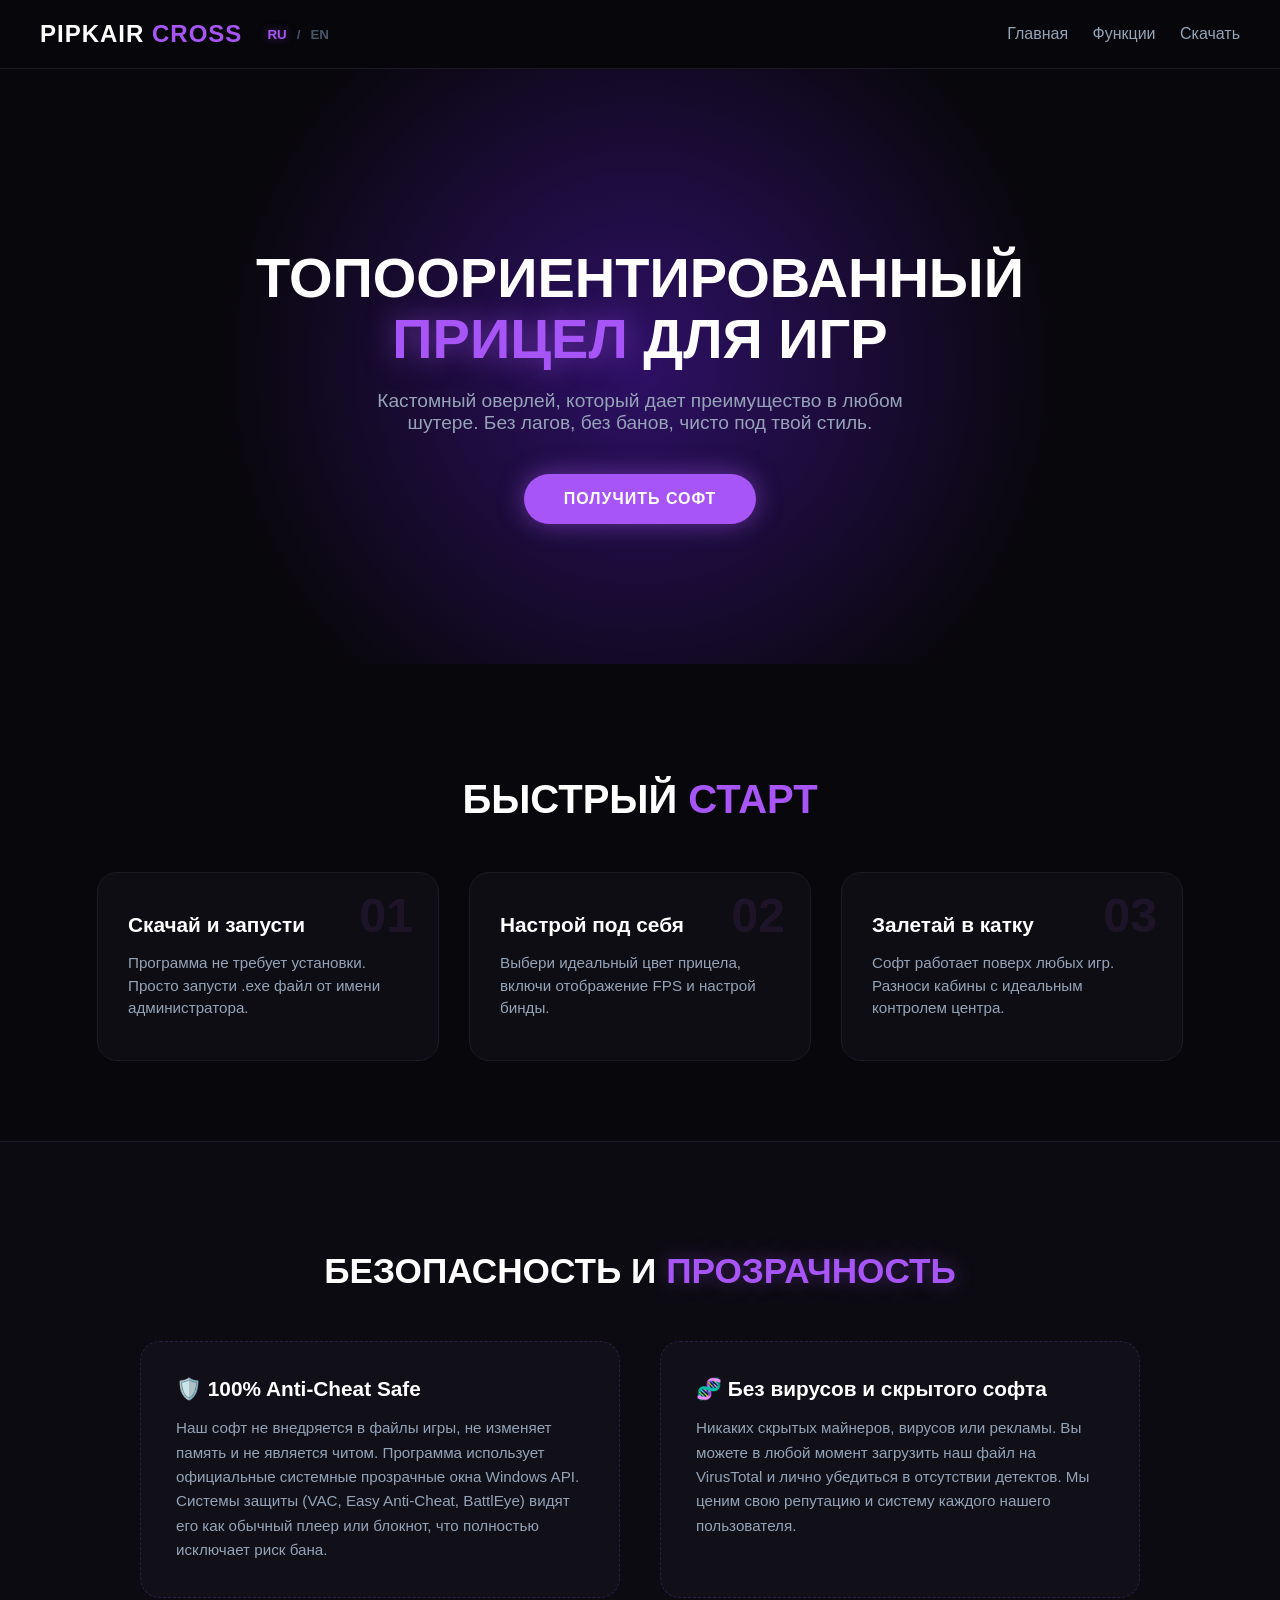
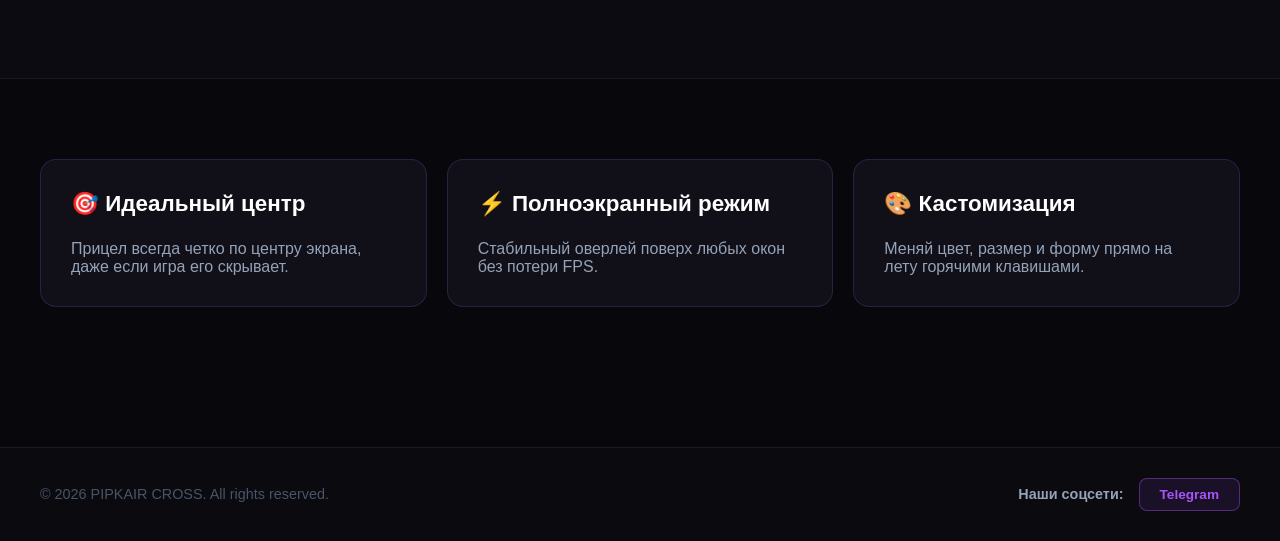
<file: index.html>
<!DOCTYPE html>
<html lang="ru">
<head>
    <meta charset="UTF-8">
    <meta name="viewport" content="width=device-width, initial-scale=1.0">
    <title>PIPKAIR CROSSHAIR — Лучший прицел для шутеров</title>
    
    <!-- КЛЮЧЕВЫЕ ТЕГИ ДЛЯ ПОИСКОВИКОВ (SEO) -->
    <meta name="description" content="PIPKAIR CROSS — бесплатный смарт-оверлей прицела и счетчика FPS для шутеров. Безопасно для античитов, кастомизация, 0% нагрузки на систему.">
    <meta name="keywords" content="pipkair, pipkair cross, pipkair crosshair, прицел для шутеров, кастомный прицел, оверлей фпс, crosshair overlay, counter strike, rust, valorant софт">
    <meta name="author" content="Pipkair">
    <meta name="google-site-verification" content="dZluh6mMvFNJ9M2quG6Bzby_pWfAcPAMook1SgNdklw" />

    <link rel="stylesheet" href="style.css">
</head>
<body>

    <!-- Навигация (Шапка сайта) -->
    <nav class="navbar">
        <div class="nav-left">
            <div class="logo">PIPKAIR <span>CROSS</span></div>
            <div class="lang-switch">
                <button id="lang-ru" class="lang-btn active">RU</button>
                <span>/</span>
                <button id="lang-en" class="lang-btn">EN</button>
            </div>
        </div>
        <div class="nav-links">
            <a href="index.html" data-translate="nav-main">Главная</a>
            <a href="functions.html" data-translate="nav-features">Функции</a>
            <a href="download.html" data-translate="nav-download">Скачать</a>
        </div>
    </nav>

    <!-- Главный экран -->
    <header class="hero">
        <h1 data-translate="hero-title">ТОПООРИЕНТИРОВАННЫЙ <br><span>ПРИЦЕЛ</span> ДЛЯ ИГР</h1>
        <p data-translate="hero-subtitle">Кастомный оверлей, который дает преимущество в любом шутере. Без лагов, без банов, чисто под твой стиль.</p>
        <a href="download.html" class="download-btn" data-translate="hero-btn">ПОЛУЧИТЬ СОФТ</a>
    </header>

    <!-- Секция: Быстрый старт -->
    <section class="how-it-works">
        <h2 data-translate="how-title">БЫСТРЫЙ <span>СТАРТ</span></h2>
        <div class="steps-container">
            <div class="step-card">
                <div class="step-num">01</div>
                <h4 data-translate="step1-title">Скачай и запусти</h4>
                <p data-translate="step1-desc">Программа не требует установки. Просто запусти .exe файл от имени администратора.</p>
            </div>
            <div class="step-card">
                <div class="step-num">02</div>
                <h4 data-translate="step2-title">Настрой под себя</h4>
                <p data-translate="step2-desc">Выбери идеальный цвет прицела, включи отображение FPS и настрой бинды.</p>
            </div>
            <div class="step-card">
                <div class="step-num">03</div>
                <h4 data-translate="step3-title">Залетай в катку</h4>
                <p data-translate="step3-desc">Софт работает поверх любых игр. Разноси кабины с идеальным контролем центра.</p>
            </div>
        </div>
    </section>

    <!-- НОВАЯ БОЛЬШАЯ ИНФОРМАЦИОННАЯ СЕКЦИЯ (Убирает подозрения) -->
    <section class="trust-info">
        <div class="trust-container">
            <h2 data-translate="trust-title">БЕЗОПАСНОСТЬ И <span>ПРОЗРАЧНОСТЬ</span></h2>
            <div class="trust-grid">
                <div class="trust-box">
                    <h4 data-translate="t1-title">🛡️ 100% Anti-Cheat Safe</h4>
                    <p data-translate="t1-desc">Наш софт не внедряется в файлы игры, не изменяет память и не является читом. Программа использует официальные системные прозрачные окна Windows API. Системы защиты (VAC, Easy Anti-Cheat, BattlEye) видят его как обычный плеер или блокнот, что полностью исключает риск бана.</p>
                </div>
                <div class="trust-box">
                    <h4 data-translate="t2-title">🧬 Без вирусов и скрытого софта</h4>
                    <p data-translate="t2-desc">Никаких скрытых майнеров, вирусов или рекламы. Вы можете в любой момент загрузить наш файл на VirusTotal и лично убедиться в отсутствии детектов. Мы ценим свою репутацию и систему каждого нашего пользователя.</p>
                </div>
            </div>
        </div>
    </section>

    <!-- Карточки в стиле Бенто -->
    <section class="features">
        <div class="bento-grid">
            <div class="bento-card">
                <h3 data-translate="card1-title">🎯 Идеальный центр</h3>
                <p data-translate="card1-desc">Прицел всегда четко по центру экрана, даже если игра его скрывает.</p>
            </div>
            <div class="bento-card">
                <h3 data-translate="card2-title">⚡ Полноэкранный режим</h3>
                <p data-translate="card2-desc">Стабильный оверлей поверх любых окон без потери FPS.</p>
            </div>
            <div class="bento-card">
                <h3 data-translate="card3-title">🎨 Кастомизация</h3>
                <p data-translate="card3-desc">Меняй цвет, размер и форму прямо на лету горячими клавишами.</p>
            </div>
        </div>
    </section>

    <!-- Подвал сайта -->
    <footer class="site-footer">
        <div class="footer-container">
            <div class="footer-left">
                <p>© 2026 PIPKAIR CROSS. All rights reserved.</p>
            </div>
            <div class="footer-right">
                <span data-translate="footer-social">Наши соцсети:</span>
                <a href="https://t.me/pipkair" target="_blank" class="footer-tg-btn">Telegram</a>
            </div>
        </div>
    </footer>

        <script>
        const translations = {
            ru: {
                "nav-main": "Главная", 
                "nav-features": "Функции", 
                "nav-download": "Скачать",
                "hero-title": "ТОПООРИЕНТИРОВАННЫЙ <br><span>ПРИЦЕЛ</span> ДЛЯ ИГР",
                "hero-subtitle": "Кастомный оверлей, который дает преимущество в любом шутере. Без лагов, без банов, чисто под твой стиль.",
                "hero-btn": "ПОЛУЧИТЬ СОФТ",
                "how-title": "БЫСТРЫЙ <span>СТАРТ</span>",
                "step1-title": "Скачай и запусти", 
                "step1-desc": "Программа не требует установки. Просто запусти .exe файл от имени администратора.",
                "step2-title": "Настрой под себя", 
                "step2-desc": "Выбери идеальный цвет прицела, включи отображение FPS и настрой бинды.",
                "step3-title": "Залетай в катку", 
                "step3-desc": "Софт работает поверх любых игр. Разноси кабины с идеальным контролем центра.",
                "trust-title": "БЕЗОПАСНОСТЬ И <span>ПРОЗРАЧНОСТЬ</span>",
                "t1-title": "🛡️ 100% Anti-Cheat Safe", 
                "t1-desc": "Наш софт не внедряется в файлы игры, не изменяет память и не является читом. Программа использует официальные системные прозрачные окна Windows API. Системы защиты (VAC, Easy Anti-Cheat, BattlEye) видят его как обычный плеер или блокнот, что полностью исключает риск бана.",
                "t2-title": "🧬 Без вирусов и скрытого софта", 
                "t2-desc": "Никаких скрытых майнеров, вирусов или рекламы. Вы можете в любой момент загрузить наш файл на VirusTotal и лично убедиться в отсутствии детектов. Мы ценим свою репутацию и систему каждого нашего пользователя.",
                "card1-title": "🎯 Идеальный центр", 
                "card1-desc": "Прицел всегда четко по центру экрана, даже если игра его скрывает.",
                "card2-title": "⚡ Полноэкранный режим", 
                "card2-desc": "Стабильный оверлей поверх любых окон без потери FPS.",
                "card3-title": "🎨 Кастомизация", 
                "card3-desc": "Меняй цвет, размер и форму прямо на лету горячими клавишами.",
                "footer-social": "Наши соцсети:"
            },
            en: {
                "nav-main": "Home", 
                "nav-features": "Features", 
                "nav-download": "Download",
                "hero-title": "TOP-TIER <br><span>CROSSHAIR</span> FOR GAMES",
                "hero-subtitle": "Custom overlay that gives you an edge in any shooter. No lags, no bans, tailored exactly to your style.",
                "hero-btn": "GET SOFTWARE",
                "how-title": "QUICK <span>START</span>",
                "step1-title": "Download & Run", 
                "step1-desc": "The program requires no installation. Just run the .exe file as administrator.",
                "step2-title": "Customize It", 
                "step2-desc": "Choose your perfect crosshair color, enable FPS counter, and set up your hotkeys.",
                "step3-title": "Enter the Game", 
                "step3-desc": "The software works on top of any game. Dominate with absolute center control.",
                "trust-title": "SECURITY & <span>TRANSPARENCY</span>",
                "t1-title": "🛡️ 100% Anti-Cheat Safe", 
                "t1-desc": "Our software does not inject into game files, alter memory, or act as a cheat. The program uses official Windows API transparent windows. Anti-cheat systems (VAC, Easy Anti-Cheat, BattlEye) see it as a regular player or notepad, completely eliminating any ban risks.",
                "t2-title": "🧬 No Viruses or Malware", 
                "t2-desc": "No hidden miners, viruses, or ads. You can upload our file to VirusTotal at any time to verify zero detections. We value our reputation and the security of our users' systems.",
                "card1-title": "🎯 Perfect Center", 
                "card1-desc": "The crosshair is always perfectly centered, even if the game hides it.",
                "card2-title": "⚡ Fullscreen Mode", 
                "card2-desc": "Stable overlay on top of any window with zero FPS loss.",
                "card3-title": "🎨 Customization", 
                "card3-desc": "Change color, size, and shape on the fly using hotkeys.",
                "footer-social": "Our socials:"
            }
        };

        const btnRu = document.getElementById('lang-ru');
        const btnEn = document.getElementById('lang-en');

        function setLanguage(lang) {
            document.querySelectorAll('[data-translate]').forEach(el => {
                const key = el.getAttribute('data-translate');
                if (translations[lang] && translations[lang][key]) { 
                    el.innerHTML = translations[lang][key]; 
                }
            });
            document.title = lang === 'ru' ? 'PIPKAIR CROSSHAIR — Лучший прицел для шутеров' : 'PIPKAIR CROSSHAIR — Best Crosshair Overlay';
        }

        if (btnRu && btnEn) {
            btnRu.addEventListener('click', () => { 
                btnRu.classList.add('active'); 
                btnEn.classList.remove('active'); 
                setLanguage('ru'); 
            });
            btnEn.addEventListener('click', () => { 
                btnEn.classList.add('active'); 
                btnRu.classList.remove('active'); 
                setLanguage('en'); 
            });
        }
    </script>
</file>
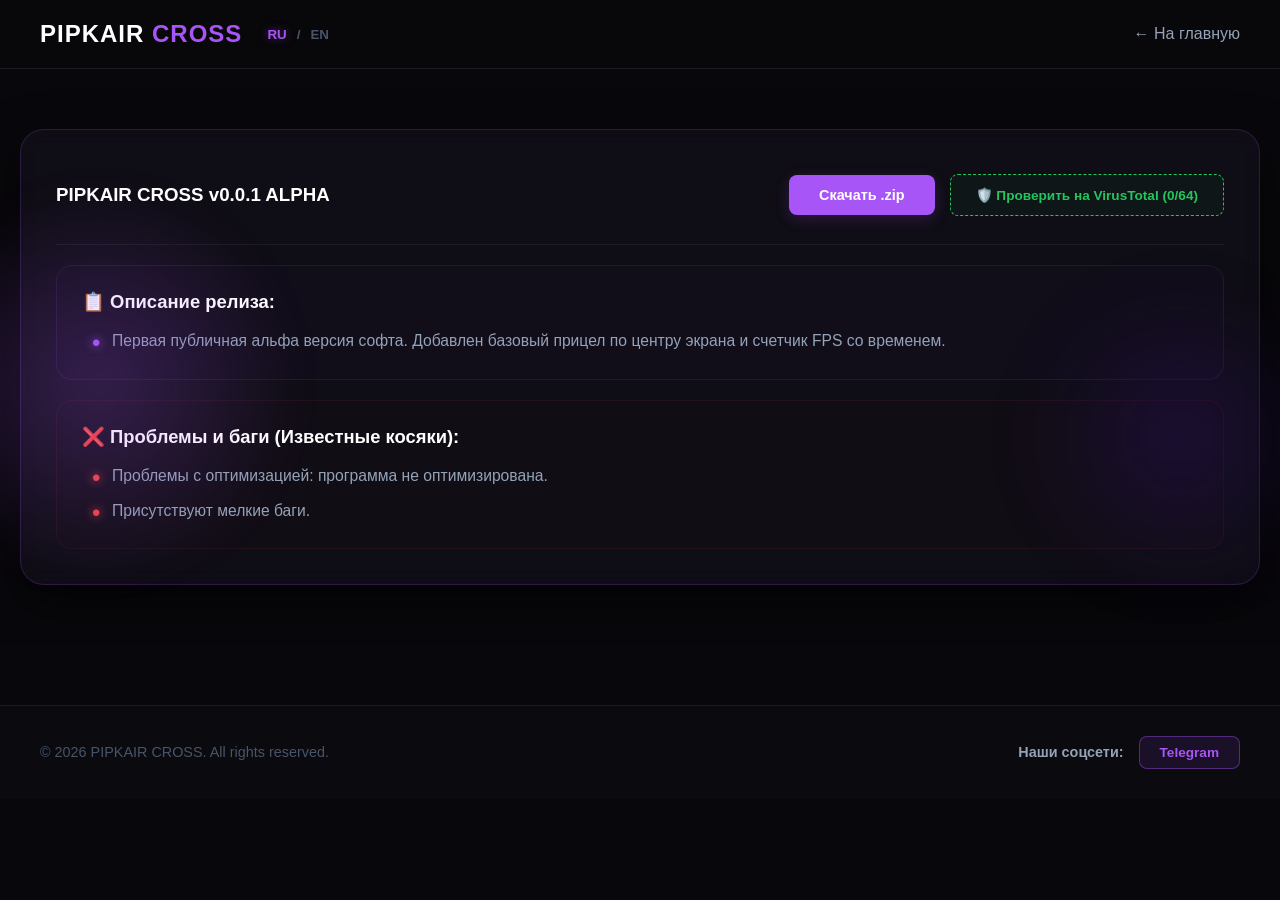
<file: download.html>
<!DOCTYPE html>
<html lang="ru">
<head>
    <meta charset="UTF-8">
    <meta name="viewport" content="width=device-width, initial-scale=1.0">
    <title>Скачать PIPKAIR CROSS</title>
    <link rel="stylesheet" href="style.css">
</head>
<body>

    <!-- Шапка -->
    <nav class="navbar">
        <div class="nav-left">
            <div class="logo">PIPKAIR <span>CROSS</span></div>
            <div class="lang-switch">
                <button id="lang-ru" class="lang-btn active">RU</button>
                <span>/</span>
                <button id="lang-en" class="lang-btn">EN</button>
            </div>
        </div>
        <div class="nav-links">
            <a href="index.html" data-translate="nav-back">← На главную</a>
        </div>
    </nav>

        <!-- Блок скачивания с идеальной центровкой -->
    <section class="download-section">
                    <div class="versions-list">
                <!-- ТВОЯ ЕДИНСТВЕННАЯ ВЕРСИЯ V0.0.1 С НЕОНОВЫМИ ПЛАШКАМИ -->
                <div class="version-card latest">
                    
                    <!-- Верхняя главная панель -->
                    <div class="version-header">
                        <h3>PIPKAIR CROSS <span>v0.0.1 ALPHA</span></h3>
                        <div class="version-actions">
                            <a href="https://github.com/Pipka04/pipkeir/releases/download/v0.0.1/Pipkair_officialReliz.zip" class="v-download-btn" data-translate="dl-now">Скачать .zip</a>
                            <a href="https://www.virustotal.com/gui/file/ab6d39a7f9d7e08a88766c8b50f7f123a8ba24629485a769ffe6e9e5045e0f28?nocache=1" target="_blank" class="vt-btn" data-translate="vt-btn">🛡️ Проверить на VirusTotal (0/64)</a>

                        </div>
                    </div>
                    
                    <div class="version-body">
                        <!-- Фиолетовая плашка: Описание релиза -->
                        <div class="info-plate release-plate">
                            <h5 data-translate="v01-features">📋 Описание релиза:</h5>
                            <ul>
                                <li data-translate="v01-f1">Первая публичная альфа версия софта. Добавлен базовый прицел по центру экрана и счетчик FPS со временем.</li>
                            </ul>
                        </div>

                        <!-- Красная плашка: Баги -->
                        <div class="info-plate bug-plate">
                            <h5 class="critical-bug" data-translate="v01-bugs">❌ Проблемы и баги (Известные косяки):</h5>
                            <ul>
                                <li data-translate="v01-b1">Проблемы с оптимизацией: программа не оптимизирована.</li>
                                <li data-translate="v01-b2">Присутствуют мелкие баги.</li>
                            </ul>
                        </div>
                    </div>

                </div>
            </div>

    </section>

    <!-- Подвал -->
    <footer class="site-footer">
        <div class="footer-container">
            <div class="footer-left">
                <p>© 2026 PIPKAIR CROSS. All rights reserved.</p>
            </div>
            <div class="footer-right">
                <span data-translate="footer-social">Наши соцсети:</span>
                <a href="https://t.me/pipkair" target="_blank" class="footer-tg-btn">Telegram</a>
            </div>
        </div>
    </footer>

    <script>
        const translations = {
            ru: {
                "nav-back": "← На главную",
                "dl-title": "СКАЧАТЬ <span>PIPKAIR CROSS</span>",
                "dl-now": "Скачать .zip",
                "v01-features": "📋 Описание релиза:",
                "v01-f1": "Первая публичная альфа версия софта. Добавлен базовый прицел по центру экрана и счетчик FPS со временем.",
                "v01-bugs": "❌ Проблемы и баги (Известные косяки):",
                "v01-b1": "Проблемы с оптимизацией: программа не оптимизирована.",
                "v01-b2": "Присутствуют мелкие баги.",
                "footer-social": "Наши соцсети:",
                "vt-btn": "🛡️ Проверить на VirusTotal (0/64)"
            },
            en: {
                "nav-back": "← Back Home",
                "dl-title": "DOWNLOAD <span>PIPKAIR CROSS</span>",
                "dl-now": "Download .zip",
                "v01-features": "📋 Release description:",
                "v01-f1": "First public alpha version. Added basic center crosshair, FPS counter, and clock overlay.",
                "v01-bugs": "❌ Known Bugs & Issues:",
                "v01-b1": "Optimization issues: the program is not optimized yet.",
                "v01-b2": "Minor bugs are present.",
                "footer-social": "Our socials:",
                "vt-btn": "🛡️ Check on VirusTotal (0/64)"
            }
        };

        const btnRu = document.getElementById('lang-ru');
        const btnEn = document.getElementById('lang-en');

        function setLanguage(lang) {
            document.querySelectorAll('[data-translate]').forEach(el => {
                const key = el.getAttribute('data-translate');
                if (translations[lang] && translations[lang][key]) { el.innerHTML = translations[lang][key]; }
            });
            document.title = lang === 'ru' ? 'Скачать PIPKAIR CROSS' : 'Download PIPKAIR CROSS';
        }

        if (btnRu && btnEn) {
            btnRu.addEventListener('click', () => { btnRu.classList.add('active'); btnEn.classList.remove('active'); setLanguage('ru'); });
            btnEn.addEventListener('click', () => { btnEn.classList.add('active'); btnRu.classList.remove('active'); setLanguage('en'); });
        }
    </script>
</body>
</html>
</file>
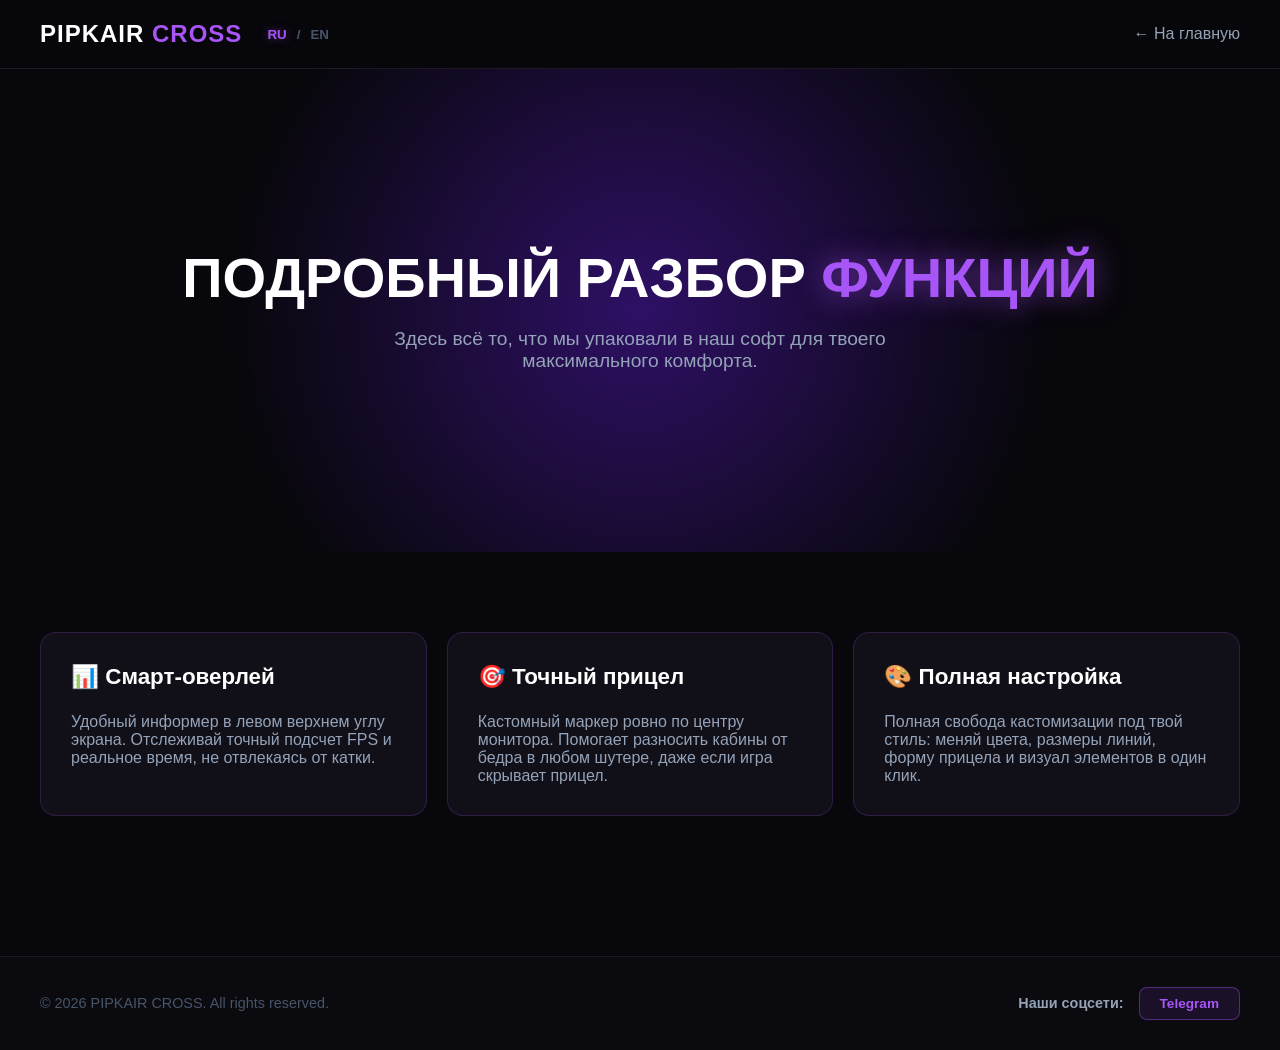
<file: functions.html>
<!DOCTYPE html>
<html lang="ru">
<head>
    <meta charset="UTF-8">
    <meta name="viewport" content="width=device-width, initial-scale=1.0">
    <title>Функции PIPKAIR CROSS</title>
    <meta name="description" content="Подробное описание функций игрового оверлея PIPKAIR CROSS.">
    <link rel="stylesheet" href="style.css">
</head>
<body>

    <!-- Шапка -->
    <nav class="navbar">
        <div class="nav-left">
            <div class="logo">PIPKAIR <span>CROSS</span></div>
            <div class="lang-switch">
                <button id="lang-ru" class="lang-btn active">RU</button>
                <span>/</span>
                <button id="lang-en" class="lang-btn">EN</button>
            </div>
        </div>
        <div class="nav-links">
            <a href="index.html" data-translate="nav-back">← На главную</a>
        </div>
    </nav>

    <!-- Блок с подробным разбором -->
    <header class="hero">
        <h1 data-translate="func-title">ПОДРОБНЫЙ РАЗБОР <span>ФУНКЦИЙ</span></h1>
        <p data-translate="func-subtitle">Здесь всё то, что мы упаковали в наш софт для твоего максимального комфорта.</p>
    </header>

    <section class="features">
        <div class="bento-grid">
            <div class="bento-card">
                <h3 data-translate="f-card1-title">📊 Смарт-оверлей</h3>
                <p data-translate="f-card1-desc">Удобный информер в левом верхнем углу экрана. Отслеживай точный подсчет FPS и реальное время, не отвлекаясь от катки.</p>
            </div>
            <div class="bento-card">
                <h3 data-translate="f-card2-title">🎯 Точный прицел</h3>
                <p data-translate="f-card2-desc">Кастомный маркер ровно по центру монитора. Помогает разносить кабины от бедра в любом шутере, даже если игра скрывает прицел.</p>
            </div>
            <div class="bento-card">
                <h3 data-translate="f-card3-title">🎨 Полная настройка</h3>
                <p data-translate="f-card3-desc">Полная свобода кастомизации под твой стиль: меняй цвета, размеры линий, форму прицела и визуал элементов в один клик.</p>
            </div>
        </div>
    </section>

    <!-- Подвал сайта -->
    <footer class="site-footer">
        <div class="footer-container">
            <div class="footer-left">
                <p>© 2026 PIPKAIR CROSS. All rights reserved.</p>
            </div>
            <div class="footer-right">
                <span data-translate="footer-social">Наши соцсети:</span>
                <a href="https://t.me/pipkair" target="_blank" class="footer-tg-btn">Telegram</a>
            </div>
        </div>
    </footer>

    <script>
        const translations = {
            ru: {
                "nav-back": "← На главную",
                "func-title": "ПОДРОБНЫЙ РАЗБОР <span>ФУНКЦИЙ</span>",
                "func-subtitle": "Здесь всё то, что мы упаковали в наш софт для твоего максимального комфорта.",
                "f-card1-title": "📊 Смарт-оверлей", "f-card1-desc": "Удобный информер в левом верхнем углу экрана. Отслеживай точный подсчет FPS и реальное время, не отвлекаясь от катки.",
                "f-card2-title": "🎯 Точный прицел", "f-card2-desc": "Кастомный маркер ровно по центру монитора. Помогает разносить кабины от бедра в любом шутере, даже если игра скрывает прицел.",
                "f-card3-title": "🎨 Полная настройка", "f-card3-desc": "Полная свобода кастомизации под твой стиль: меняй цвета, размеры шрифтов, форму прицела и прозрачность элементов в один клик.",
                "footer-social": "Наши соцсети:"
            },
            en: {
                "nav-back": "← Back Home",
                "func-title": "DETAILED <span>FEATURES</span> OVERVIEW",
                "func-subtitle": "Here is everything we packed into our software for your maximum comfort.",
                "f-card1-title": "📊 Smart Overlay", "f-card1-desc": "Convenient informer in the top left corner. Track exact FPS and real time without distracting from the match.",
                "f-card2-title": "🎯 Precision Crosshair", "f-card2-desc": "Custom marker exactly in the center of your screen. Helps you land hip-fire shots even if the game hides crosshairs.",
                "f-card3-title": "🎨 Full Customization", "f-card3-desc": "Complete freedom to match your style: change colors, font sizes, crosshair shapes, and element transparency in one click.",
                "footer-social": "Our socials:"
            }
        };

        const btnRu = document.getElementById('lang-ru');
        const btnEn = document.getElementById('lang-en');

        function setLanguage(lang) {
            document.querySelectorAll('[data-translate]').forEach(el => {
                const key = el.getAttribute('data-translate');
                if (translations[lang] && translations[lang][key]) { el.innerHTML = translations[lang][key]; }
            });
        }

        if (btnRu && btnEn) {
            btnRu.addEventListener('click', () => { btnRu.classList.add('active'); btnEn.classList.remove('active'); setLanguage('ru'); });
            btnEn.addEventListener('click', () => { btnEn.classList.add('active'); btnRu.classList.remove('active'); setLanguage('en'); });
        }
    </script>
</body>
</html>
</file>
<file: style.css>
/* --- Тот самый красивый неоновый скроллбар --- */
/* Дорожка прокрутки */
::-webkit-scrollbar {
    width: 10px;
    background-color: #08070b;
}
/* Ползунок */
::-webkit-scrollbar-thumb {
    background: #a855f7;
    border-radius: 10px;
    border: 2px solid #08070b;
}
/* Ползунок при наведении мыши */
::-webkit-scrollbar-thumb:hover {
    background: #c084fc;
    box-shadow: 0 0 15px #a855f7;
}

/* Общие настройки */
body {
    margin: 0;
    padding: 0;
    background-color: #08070b;
    color: #fff;
    font-family: 'Segoe UI', Roboto, sans-serif;
    scroll-behavior: smooth;
}

/* Шапка сайта */
.navbar {
    display: flex;
    justify-content: space-between;
    align-items: center;
    padding: 20px 40px;
    background: rgba(8, 7, 11, 0.9);
    border-bottom: 1px solid #1c1a24;
    position: sticky;
    top: 0;
    z-index: 100;
}

.nav-left {
    display: flex;
    align-items: center;
    gap: 20px;
}

.logo {
    font-weight: 900;
    font-size: 1.5rem;
    letter-spacing: 1px;
}

.logo span {
    color: #a855f7;
}

/* Кнопки переключения языка */
.lang-switch {
    display: flex;
    align-items: center;
    gap: 5px;
    color: #475569;
    font-size: 0.85rem;
    font-weight: 600;
}

.lang-btn {
    background: none;
    border: none;
    color: #475569;
    cursor: pointer;
    font-weight: 700;
    padding: 2px 5px;
    transition: 0.3s;
}

.lang-btn:hover { color: #94a3b8; }
.lang-btn.active {
    color: #a855f7;
    text-shadow: 0 0 10px rgba(168, 85, 247, 0.5);
}

.nav-links a {
    color: #94a3b8;
    text-decoration: none;
    margin-left: 20px;
    font-weight: 500;
    transition: 0.3s;
}

.nav-links a:hover { color: #a855f7; }

/* Главный экран */
.hero {
    text-align: center;
    padding: 140px 20px;
    background: radial-gradient(circle at center, #2e1065 0%, #08070b 60%);
}

.hero h1 {
    font-size: 3.5rem;
    font-weight: 900;
    line-height: 1.1;
    margin-bottom: 20px;
}

.hero h1 span {
    color: #a855f7;
    text-shadow: 0 0 30px rgba(168, 85, 247, 0.6);
}

.hero p {
    color: #94a3b8;
    max-width: 600px;
    margin: 0 auto 40px auto;
    font-size: 1.2rem;
}

.download-btn {
    display: inline-block;
    background: #a855f7;
    color: #fff;
    padding: 16px 40px;
    border-radius: 50px;
    text-decoration: none;
    font-weight: 700;
    letter-spacing: 1px;
    box-shadow: 0 0 25px rgba(168, 85, 247, 0.5);
    transition: 0.3s;
}

.download-btn:hover {
    transform: scale(1.05);
    background: #c084fc;
    box-shadow: 0 0 45px rgba(168, 85, 247, 0.9);
}

/* Секция: Быстрый старт */
.how-it-works {
    padding: 80px 40px;
    max-width: 1200px;
    margin: 0 auto;
    text-align: center;
}

.how-it-works h2 {
    font-size: 2.5rem;
    font-weight: 900;
    margin-bottom: 50px;
}

.how-it-works h2 span {
    color: #a855f7;
}

.steps-container {
    display: flex;
    flex-wrap: wrap;
    gap: 30px;
    justify-content: center;
}

.step-card {
    background: #0f0d14;
    border: 1px solid #1c1a24;
    padding: 40px 30px;
    border-radius: 20px;
    width: 280px;
    text-align: left;
    position: relative;
    transition: 0.3s;
}

.step-card:hover {
    border-color: rgba(168, 85, 247, 0.4);
    transform: translateY(-5px);
}

.step-num {
    font-size: 3rem;
    font-weight: 900;
    color: rgba(168, 85, 247, 0.1);
    position: absolute;
    top: 15px;
    right: 25px;
}

.step-card h4 {
    margin: 0 0 15px 0;
    font-size: 1.3rem;
    color: #fff;
}

.step-card p {
    color: #94a3b8;
    font-size: 0.95rem;
    margin: 0;
    line-height: 1.5;
}

/* Сетка карточек функций */
.features {
    padding: 80px 40px;
    max-width: 1200px;
    margin: 0 auto 50px auto;
}

.bento-grid {
    display: grid;
    grid-template-columns: repeat(auto-fit, minmax(300px, 1fr));
    gap: 20px;
}

.bento-card {
    background: #110f18;
    border: 1px solid rgba(168, 85, 247, 0.2);
    padding: 30px;
    border-radius: 16px;
    transition: 0.3s;
}

.bento-card h3 { margin-top: 0; font-size: 1.4rem; }
.bento-card p { color: #94a3b8; margin-bottom: 0; }
.bento-card:hover { border-color: #a855f7; transform: translateY(-5px); }

/* --- Стильный подвал (Footer) --- */
.site-footer {
    background-color: #0b0a0f; /* Чуть темнее основного фона для контраста */
    border-top: 1px solid #1c1a24;
    padding: 30px 40px;
    margin-top: 60px;
}

.footer-container {
    max-width: 1200px;
    margin: 0 auto;
    display: flex;
    justify-content: space-between;
    align-items: center;
    flex-wrap: wrap;
    gap: 20px;
}

.footer-left p {
    margin: 0;
    color: #475569;
    font-size: 0.9rem;
    font-weight: 500;
}

.footer-right {
    display: flex;
    align-items: center;
    gap: 15px;
}

.footer-right span {
    color: #94a3b8;
    font-size: 0.9rem;
    font-weight: 600;
}

.footer-tg-btn {
    display: inline-block;
    background: rgba(168, 85, 247, 0.1);
    border: 1px solid rgba(168, 85, 247, 0.4);
    color: #a855f7;
    text-decoration: none;
    padding: 8px 20px;
    border-radius: 8px;
    font-size: 0.85rem;
    font-weight: 700;
    transition: 0.3s ease;
}

/* Эффект при наведении на кнопку ТГ в подвале */
.footer-tg-btn:hover {
    background: #a855f7;
    color: #fff;
    box-shadow: 0 0 20px rgba(168, 85, 247, 0.6);
    transform: translateY(-2px);
}
 /* Секция: Безопасность и прозрачность (Блок доверия) */
.trust-info {
    background-color: #0c0b12;
    border-top: 1px solid #1c1a24;
    border-bottom: 1px solid #1c1a24;
    padding: 80px 40px;
}

.trust-container {
    max-width: 1000px;
    margin: 0 auto;
    text-align: center;
}

.trust-info h2 {
    font-size: 2.2rem;
    font-weight: 900;
    margin-bottom: 50px;
}

.trust-info h2 span {
    color: #a855f7;
    text-shadow: 0 0 20px rgba(168, 85, 247, 0.4);
}

.trust-grid {
    display: flex;
    flex-wrap: wrap;
    gap: 40px;
    text-align: left;
    justify-content: center;
}

.trust-box {
    flex: 1;
    min-width: 280px;
    background: #110f18;
    padding: 35px;
    border-radius: 20px;
    border: 1px dashed rgba(168, 85, 247, 0.2); /* Стильная пунктирная рамка */
}

.trust-box h4 {
    margin: 0 0 15px 0;
    font-size: 1.3rem;
    color: #fff;
}

.trust-box p {
    color: #94a3b8;
    font-size: 0.95rem;
    line-height: 1.6;
    margin: 0;
}
 /* --- Исправление выравнивания кнопок в релизе --- */
.version-header {
    display: flex;
    justify-content: space-between;
    align-items: center;
    border-bottom: 1px solid #1c1a24;
    padding-bottom: 20px;
    margin-bottom: 20px;
    flex-wrap: wrap;
    gap: 15px;
}

/* Специальный контейнер, чтобы кнопки выстраивались в красивый ровный ряд */
.version-actions {
    display: flex;
    align-items: center;
    gap: 15px;
    flex-wrap: wrap;
}

.v-download-btn {
    display: inline-block;
    background: #a855f7;
    color: #fff;
    text-decoration: none;
    padding: 12px 30px;
    border-radius: 8px;
    font-weight: 700;
    font-size: 0.9rem;
    transition: 0.3s ease;
    box-shadow: 0 4px 15px rgba(168, 85, 247, 0.2);
}

.v-download-btn:hover {
    background: #c084fc;
    box-shadow: 0 0 25px rgba(168, 85, 247, 0.6);
    transform: translateY(-2px);
}

/* Кнопка VirusTotal теперь аккуратно встанет рядом без лишних верхних отступов */
.vt-btn {
    display: inline-block;
    background: rgba(34, 197, 94, 0.05);
    border: 1px dashed #22c55e;
    color: #22c55e;
    text-decoration: none;
    padding: 12px 25px;
    border-radius: 8px;
    font-weight: 700;
    font-size: 0.85rem;
    transition: 0.3s ease;
}

.vt-btn:hover {
    background: #22c55e;
    color: #fff;
    box-shadow: 0 0 25px rgba(34, 197, 94, 0.6);
    transform: translateY(-2px);
}
/* Дополнительные стили для идеальной центровки страницы скачивания */
.download-section .container {
    max-width: 900px; /* Ограничиваем ширину, чтобы карточка выглядела аккуратно */
    margin: 0 auto;
}

.download-section h1 {
    text-align: center;
    font-size: 2.8rem;
    font-weight: 900;
    margin-bottom: 40px;
    margin-top: 40px;
}

.download-section h1 span {
    color: #a855f7;
    text-shadow: 0 0 30px rgba(168, 85, 247, 0.5);
}

/* Плавная крутая анимация появления карточки при загрузке страницы */
.version-card.latest {
    animation: fadeInCard 0.8s ease-out forwards;
}

@keyframes fadeInCard {
    from {
        opacity: 0;
        transform: translateY(20px);
    }
    to {
        opacity: 1;
        transform: translateY(0);
    }
}
/* --- Финальный премиум-дизайн страницы скачивания --- */
.download-section {
    position: relative;
    overflow: hidden; /* Чтобы сфера не ломала прокрутку сайта */
    padding: 60px 20px;
}

.download-section .container {
    max-width: 800px; /* СУЗИЛИ БЛОК, чтобы он аккуратно стоял по центру */
    margin: 0 auto;
    position: relative;
    z-index: 2; /* Выталкиваем текст поверх крутящейся сферы */
}

.download-section h1 {
    text-align: center;
    font-size: 3rem;
    font-weight: 900;
    margin-bottom: 40px;
    letter-spacing: 1px;
}

.download-section h1 span {
    color: #a855f7;
    text-shadow: 0 0 30px rgba(168, 85, 247, 0.6);
}

/* Сама карточка релиза */
.version-card.latest {
    background: rgba(17, 15, 24, 0.85); /* Сделали слегка прозрачной, чтобы сфера просвечивала */
    border: 1px solid rgba(168, 85, 247, 0.2);
    border-radius: 24px;
    padding: 35px;
    box-shadow: 0 20px 50px rgba(0, 0, 0, 0.6);
    backdrop-filter: blur(10px); /* Красивое размытие заднего фона */
    animation: fadeInCard 0.8s ease-out forwards;
}

.version-body {
    display: flex;
    flex-direction: column;
    gap: 20px;
}

/* Общий стиль для плашек */
.info-plate {
    padding: 25px;
    border-radius: 16px;
    transition: 0.4s cubic-bezier(0.16, 1, 0.3, 1);
}

/* Стиль фиолетовой плашки релиза */
.release-plate {
    background: rgba(168, 85, 247, 0.02);
    border: 1px solid rgba(168, 85, 247, 0.12);
}
.release-plate:hover {
    border-color: rgba(168, 85, 247, 0.5);
    background: rgba(168, 85, 247, 0.06);
    box-shadow: 0 0 30px rgba(168, 85, 247, 0.15);
    transform: translateX(5px); /* Плашка мягко сдвинется вправо при наведении */
}

/* Стиль агрессивной красной плашки багов */
.bug-plate {
    background: rgba(239, 68, 68, 0.01);
    border: 1px solid rgba(239, 68, 68, 0.08);
}
.bug-plate:hover {
    border-color: rgba(239, 68, 68, 0.4);
    background: rgba(239, 68, 68, 0.04);
    box-shadow: 0 0 30px rgba(239, 68, 68, 0.1);
    transform: translateX(5px);
}

.info-plate h5 {
    margin: 0 0 15px 0;
    font-size: 1.15rem;
    font-weight: 700;
}

.info-plate ul {
    margin: 0;
    padding-left: 5px;
    list-style: none;
}

.info-plate li {
    position: relative;
    padding-left: 25px;
    color: #94a3b8;
    margin-bottom: 10px;
    font-size: 0.98rem;
    line-height: 1.6;
}

.info-plate li:last-child {
    margin-bottom: 0;
}

/* Светящиеся маркеры */
.release-plate li::before {
    content: "•";
    color: #a855f7;
    text-shadow: 0 0 10px #a855f7;
    font-size: 1.5rem;
    position: absolute;
    left: 5px;
    top: -4px;
}

.bug-plate li::before {
    content: "•";
    color: #ef4444;
    text-shadow: 0 0 10px #ef4444;
    font-size: 1.5rem;
    position: absolute;
    left: 5px;
    top: -4px;
}

/* --- МАГИЯ: КРУТЯЩАЯСЯ НЕОНОВАЯ СФЕРА НА ФОНЕ --- */
.download-section::before {
    content: "";
    position: absolute;
    width: 400px;
    height: 400px;
    background: radial-gradient(circle, rgba(168, 85, 247, 0.25) 0%, transparent 70%);
    top: 20%;
    left: -100px; /* Разместили сферу слева на заднем плане */
    border-radius: 50%;
    z-index: 1;
    pointer-events: none;
    animation: rotateSphere 8s linear infinite; /* Запускаем кручение */
    filter: blur(20px);
}

/* Добавим вторую сферу справа для баланса */
.download-section::after {
    content: "";
    position: absolute;
    width: 300px;
    height: 300px;
    background: radial-gradient(circle, rgba(46, 16, 101, 0.4) 0%, transparent 70%);
    bottom: 10%;
    right: -50px; /* Разместили сферу справа внизу */
    border-radius: 50%;
    z-index: 1;
    pointer-events: none;
    animation: rotateSphere 12s linear infinite reverse; /* Крутится в обратную сторону */
    filter: blur(30px);
}

/* Анимация плавного вращения и перелива сферы */
@keyframes rotateSphere {
    0% {
        transform: rotate(0deg) scale(1);
    }
    50% {
        transform: rotate(180deg) scale(1.1); /* Сфера будет слегка пульсировать */
    }
    100% {
        transform: rotate(360deg) scale(1);
    }
}
</file>
